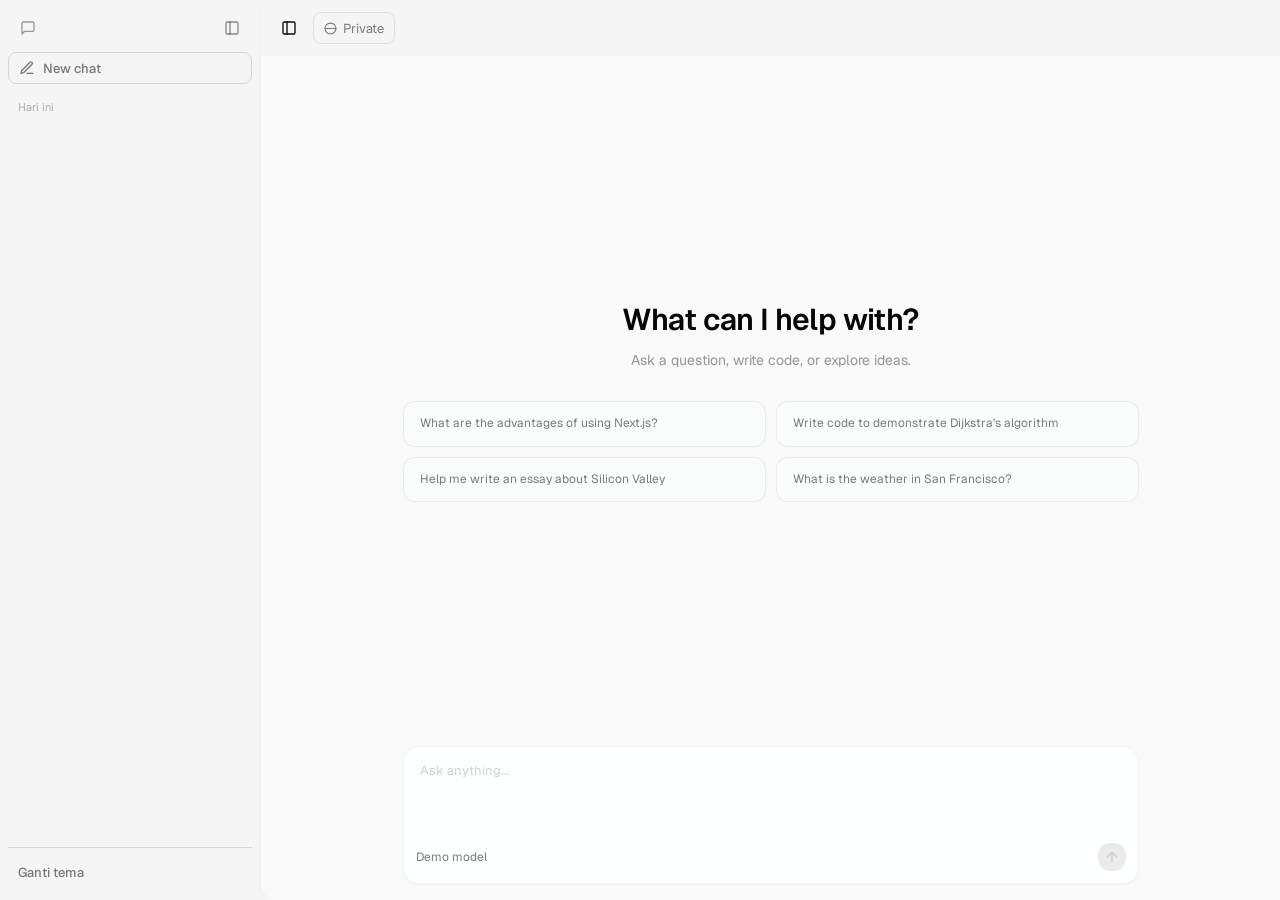
<file: index.html>
<!doctype html>
<html lang="id">
<head>
<meta charset="utf-8">
<meta name="viewport" content="width=device-width,initial-scale=1,maximum-scale=1">
<title>Chatbot</title>
<link rel="preconnect" href="https://fonts.googleapis.com">
<link href="https://fonts.googleapis.com/css2?family=Geist:wght@400;500;600&display=swap" rel="stylesheet">
<link rel="stylesheet" href="style.css">
</head>
<body>
<div class="app">
  <aside class="sidebar" id="sidebar">
    <div class="sb-head">
      <svg class="icon" viewBox="0 0 24 24" style="font-size:16px;opacity:.5;margin-left:8px"><path d="M21 15a2 2 0 0 1-2 2H7l-4 4V5a2 2 0 0 1 2-2h14a2 2 0 0 1 2 2z"/></svg>
      <button class="icon-btn" id="toggle" title="Tutup sidebar"><svg viewBox="0 0 24 24" style="font-size:16px"><rect x="3" y="3" width="18" height="18" rx="2"/><path d="M9 3v18"/></svg></button>
    </div>
    <button class="new-chat" id="newChat"><svg viewBox="0 0 24 24" style="font-size:16px"><path d="M12 20h9"/><path d="M16.5 3.5a2.1 2.1 0 0 1 3 3L7 19l-4 1 1-4z"/></svg>New chat</button>
    <div class="hist" id="hist"><div class="hist-label">Hari ini</div></div>
    <div class="sb-foot"><button class="new-chat" id="theme" style="border:0">Ganti tema</button></div>
  </aside>
  <div class="main">
    <header>
      <button class="icon-btn" id="toggle2" style="color:var(--foreground)"><svg viewBox="0 0 24 24" style="font-size:16px"><rect x="3" y="3" width="18" height="18" rx="2"/><path d="M9 3v18"/></svg></button>
      <button class="chip"><svg viewBox="0 0 24 24"><circle cx="12" cy="12" r="10"/><path d="M2 12h20"/></svg>Private</button>
    </header>
    <div class="chat" id="chat"><div class="chat-inner" id="inner"></div></div>
    <div class="composer-wrap">
      <div class="composer">
        <textarea id="input" placeholder="Ask anything..." rows="1"></textarea>
        <div class="c-foot">
          <span class="model">Demo model</span>
          <button class="send" id="send" disabled><svg viewBox="0 0 24 24" style="font-size:16px"><path d="M12 19V5M5 12l7-7 7 7"/></svg></button>
        </div>
      </div>
    </div>
  </div>
</div>
<script src="script.js"></script>
</body>
</html>
</file>
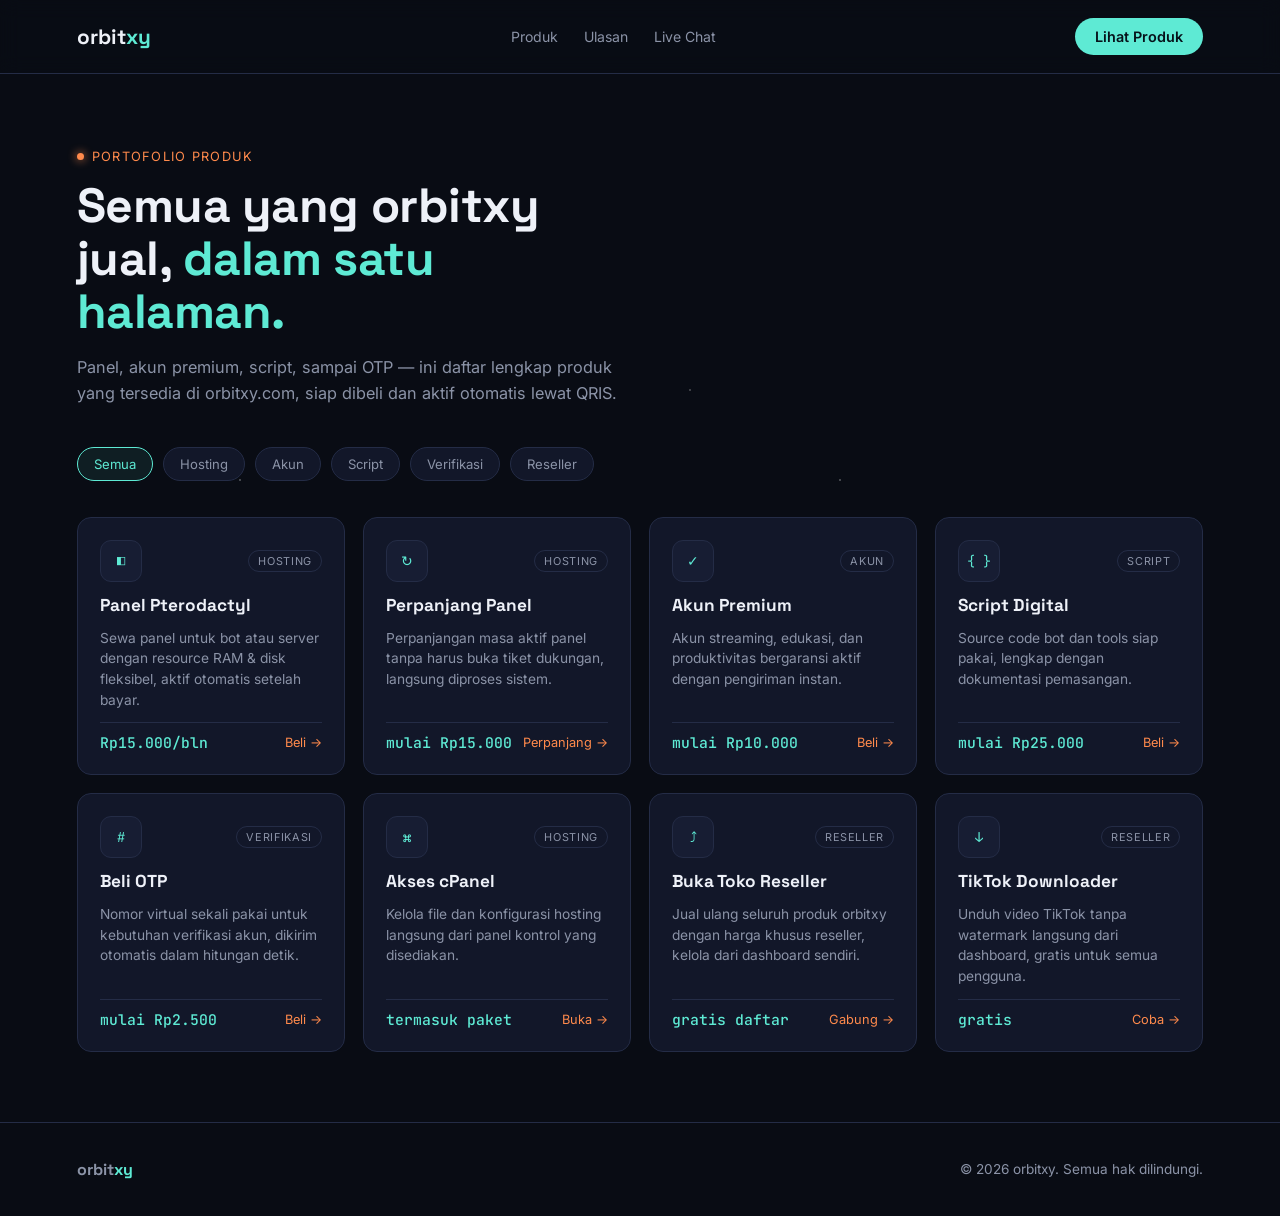
<file: Index.html>
<!DOCTYPE html>
<html lang="id">
<head>
<meta charset="UTF-8">
<meta name="viewport" content="width=device-width, initial-scale=1.0">
<title>orbitxy — Portofolio Produk</title>
<link rel="preconnect" href="https://fonts.googleapis.com">
<link href="https://fonts.googleapis.com/css2?family=Space+Grotesk:wght@400;500;600;700&family=Inter:wght@400;500;600&family=JetBrains+Mono:wght@400;500&display=swap" rel="stylesheet">
<style>
  :root{
    --bg-deep:#090c14; --bg-panel:#121729; --bg-panel-2:#171d33; --line:#242c46;
    --aqua:#5eead4; --amber:#ff8a4c; --text:#eef1f8; --muted:#8b93a7; --radius:14px;
  }
  *{margin:0;padding:0;box-sizing:border-box;}
  html{scroll-behavior:smooth;}
  body{background:var(--bg-deep);color:var(--text);font-family:'Inter',sans-serif;overflow-x:hidden;}
  a{color:inherit;text-decoration:none;}
  .mono{font-family:'JetBrains Mono',monospace;}
  :focus-visible{outline:2px solid var(--aqua);outline-offset:3px;}

  .stars{
    position:fixed;inset:0;z-index:0;pointer-events:none;
    background-image:
      radial-gradient(1px 1px at 20% 30%, rgba(255,255,255,.5) 50%, transparent 51%),
      radial-gradient(1px 1px at 70% 60%, rgba(255,255,255,.35) 50%, transparent 51%),
      radial-gradient(1.5px 1.5px at 40% 80%, rgba(255,255,255,.4) 50%, transparent 51%),
      radial-gradient(1px 1px at 90% 20%, rgba(255,255,255,.3) 50%, transparent 51%),
      radial-gradient(1px 1px at 55% 10%, rgba(255,255,255,.3) 50%, transparent 51%),
      radial-gradient(1.5px 1.5px at 15% 65%, rgba(255,255,255,.35) 50%, transparent 51%);
    background-repeat:repeat;background-size:600px 600px;opacity:.6;
  }

  header{
    position:sticky;top:0;z-index:20;display:flex;align-items:center;justify-content:space-between;
    padding:18px 6vw;background:rgba(9,12,20,.75);backdrop-filter:blur(10px);border-bottom:1px solid var(--line);
  }
  .logo{font-family:'Space Grotesk',sans-serif;font-weight:700;font-size:1.3rem;}
  .logo span{color:var(--aqua);}
  nav ul{list-style:none;display:flex;gap:26px;font-size:.88rem;color:var(--muted);}
  nav a:hover{color:var(--text);}
  .cta-btn{background:var(--aqua);color:#06121a;font-weight:600;padding:10px 20px;border-radius:999px;font-size:.9rem;transition:transform .15s ease, box-shadow .15s ease;}
  .cta-btn:hover{transform:translateY(-1px);box-shadow:0 0 24px rgba(94,234,212,.35);}

  .badge{display:inline-flex;align-items:center;gap:8px;color:var(--amber);font-size:.8rem;letter-spacing:.1em;text-transform:uppercase;margin-bottom:16px;}
  .badge::before{content:'';width:7px;height:7px;border-radius:50%;background:var(--amber);box-shadow:0 0 10px var(--amber);}

  .hero{position:relative;z-index:1;padding:70px 6vw 40px;max-width:720px;}
  .hero h1{font-family:'Space Grotesk',sans-serif;font-weight:700;font-size:clamp(2rem,4vw,3rem);line-height:1.1;letter-spacing:-.01em;}
  .hero h1 .accent{color:var(--aqua);}
  .hero p{color:var(--muted);font-size:1.02rem;margin-top:16px;line-height:1.6;}

  .filter-row{display:flex;gap:10px;flex-wrap:wrap;padding:0 6vw 36px;position:relative;z-index:1;}
  .filter-chip{
    border:1px solid var(--line);padding:8px 16px;border-radius:999px;font-size:.82rem;color:var(--muted);
    cursor:pointer;transition:all .15s ease;background:var(--bg-panel);
  }
  .filter-chip:hover{border-color:var(--aqua);color:var(--text);}
  .filter-chip.on{border-color:var(--aqua);color:var(--aqua);background:rgba(94,234,212,.08);}

  section{position:relative;z-index:1;padding:0 6vw 70px;}
  .prod-grid{display:grid;grid-template-columns:repeat(auto-fit,minmax(260px,1fr));gap:18px;}
  .prod-card{
    background:var(--bg-panel);border:1px solid var(--line);border-radius:var(--radius);
    padding:22px;display:flex;flex-direction:column;gap:12px;
    transition:border-color .2s ease, transform .2s ease;
  }
  .prod-card:hover{border-color:var(--aqua);transform:translateY(-3px);}
  .prod-top{display:flex;align-items:center;justify-content:space-between;}
  .prod-icon{
    width:42px;height:42px;border-radius:11px;display:flex;align-items:center;justify-content:center;
    background:var(--bg-panel-2);border:1px solid var(--line);font-family:'JetBrains Mono',monospace;
    color:var(--aqua);font-size:.85rem;flex-shrink:0;
  }
  .tag{font-size:.68rem;letter-spacing:.06em;text-transform:uppercase;color:var(--muted);border:1px solid var(--line);padding:3px 9px;border-radius:999px;}
  .prod-card h3{font-family:'Space Grotesk',sans-serif;font-size:1.08rem;}
  .prod-card p{color:var(--muted);font-size:.86rem;line-height:1.5;flex:1;}
  .prod-foot{display:flex;align-items:center;justify-content:space-between;padding-top:10px;border-top:1px solid var(--line);}
  .price{font-family:'JetBrains Mono',monospace;color:var(--aqua);font-weight:500;font-size:.92rem;}
  .buy{font-size:.8rem;color:var(--amber);}

  footer{border-top:1px solid var(--line);padding:36px 6vw;display:flex;justify-content:space-between;align-items:center;flex-wrap:wrap;gap:16px;color:var(--muted);font-size:.85rem;position:relative;z-index:1;}

  @media (max-width:700px){ nav ul{display:none;} }
</style>
</head>
<body>
<div class="stars"></div>

<header>
  <div class="logo">orbit<span>xy</span></div>
  <nav>
    <ul>
      <li><a href="#produk">Produk</a></li>
      <li><a href="#">Ulasan</a></li>
      <li><a href="#">Live Chat</a></li>
    </ul>
  </nav>
  <a href="#produk" class="cta-btn">Lihat Produk</a>
</header>

<div class="hero">
  <div class="badge">Portofolio produk</div>
  <h1>Semua yang orbitxy jual, <span class="accent">dalam satu halaman.</span></h1>
  <p>Panel, akun premium, script, sampai OTP — ini daftar lengkap produk yang tersedia di orbitxy.com, siap dibeli dan aktif otomatis lewat QRIS.</p>
</div>

<div class="filter-row" role="group" aria-label="Filter kategori produk">
  <span class="filter-chip on">Semua</span>
  <span class="filter-chip">Hosting</span>
  <span class="filter-chip">Akun</span>
  <span class="filter-chip">Script</span>
  <span class="filter-chip">Verifikasi</span>
  <span class="filter-chip">Reseller</span>
</div>

<section id="produk">
  <div class="prod-grid">
    <div class="prod-card">
      <div class="prod-top"><div class="prod-icon">◧</div><span class="tag">Hosting</span></div>
      <h3>Panel Pterodactyl</h3>
      <p>Sewa panel untuk bot atau server dengan resource RAM &amp; disk fleksibel, aktif otomatis setelah bayar.</p>
      <div class="prod-foot"><span class="price">Rp15.000/bln</span><span class="buy">Beli →</span></div>
    </div>
    <div class="prod-card">
      <div class="prod-top"><div class="prod-icon">↻</div><span class="tag">Hosting</span></div>
      <h3>Perpanjang Panel</h3>
      <p>Perpanjangan masa aktif panel tanpa harus buka tiket dukungan, langsung diproses sistem.</p>
      <div class="prod-foot"><span class="price">mulai Rp15.000</span><span class="buy">Perpanjang →</span></div>
    </div>
    <div class="prod-card">
      <div class="prod-top"><div class="prod-icon">✓</div><span class="tag">Akun</span></div>
      <h3>Akun Premium</h3>
      <p>Akun streaming, edukasi, dan produktivitas bergaransi aktif dengan pengiriman instan.</p>
      <div class="prod-foot"><span class="price">mulai Rp10.000</span><span class="buy">Beli →</span></div>
    </div>
    <div class="prod-card">
      <div class="prod-top"><div class="prod-icon">{ }</div><span class="tag">Script</span></div>
      <h3>Script Digital</h3>
      <p>Source code bot dan tools siap pakai, lengkap dengan dokumentasi pemasangan.</p>
      <div class="prod-foot"><span class="price">mulai Rp25.000</span><span class="buy">Beli →</span></div>
    </div>
    <div class="prod-card">
      <div class="prod-top"><div class="prod-icon">#</div><span class="tag">Verifikasi</span></div>
      <h3>Beli OTP</h3>
      <p>Nomor virtual sekali pakai untuk kebutuhan verifikasi akun, dikirim otomatis dalam hitungan detik.</p>
      <div class="prod-foot"><span class="price">mulai Rp2.500</span><span class="buy">Beli →</span></div>
    </div>
    <div class="prod-card">
      <div class="prod-top"><div class="prod-icon">⌘</div><span class="tag">Hosting</span></div>
      <h3>Akses cPanel</h3>
      <p>Kelola file dan konfigurasi hosting langsung dari panel kontrol yang disediakan.</p>
      <div class="prod-foot"><span class="price">termasuk paket</span><span class="buy">Buka →</span></div>
    </div>
    <div class="prod-card">
      <div class="prod-top"><div class="prod-icon">⤴</div><span class="tag">Reseller</span></div>
      <h3>Buka Toko Reseller</h3>
      <p>Jual ulang seluruh produk orbitxy dengan harga khusus reseller, kelola dari dashboard sendiri.</p>
      <div class="prod-foot"><span class="price">gratis daftar</span><span class="buy">Gabung →</span></div>
    </div>
    <div class="prod-card">
      <div class="prod-top"><div class="prod-icon">↓</div><span class="tag">Reseller</span></div>
      <h3>TikTok Downloader</h3>
      <p>Unduh video TikTok tanpa watermark langsung dari dashboard, gratis untuk semua pengguna.</p>
      <div class="prod-foot"><span class="price">gratis</span><span class="buy">Coba →</span></div>
    </div>
  </div>
</section>

<footer>
  <div class="logo" style="font-size:1rem;">orbit<span>xy</span></div>
  <div>&copy; 2026 orbitxy. Semua hak dilindungi.</div>
</footer>

</body>
</html>
</file>
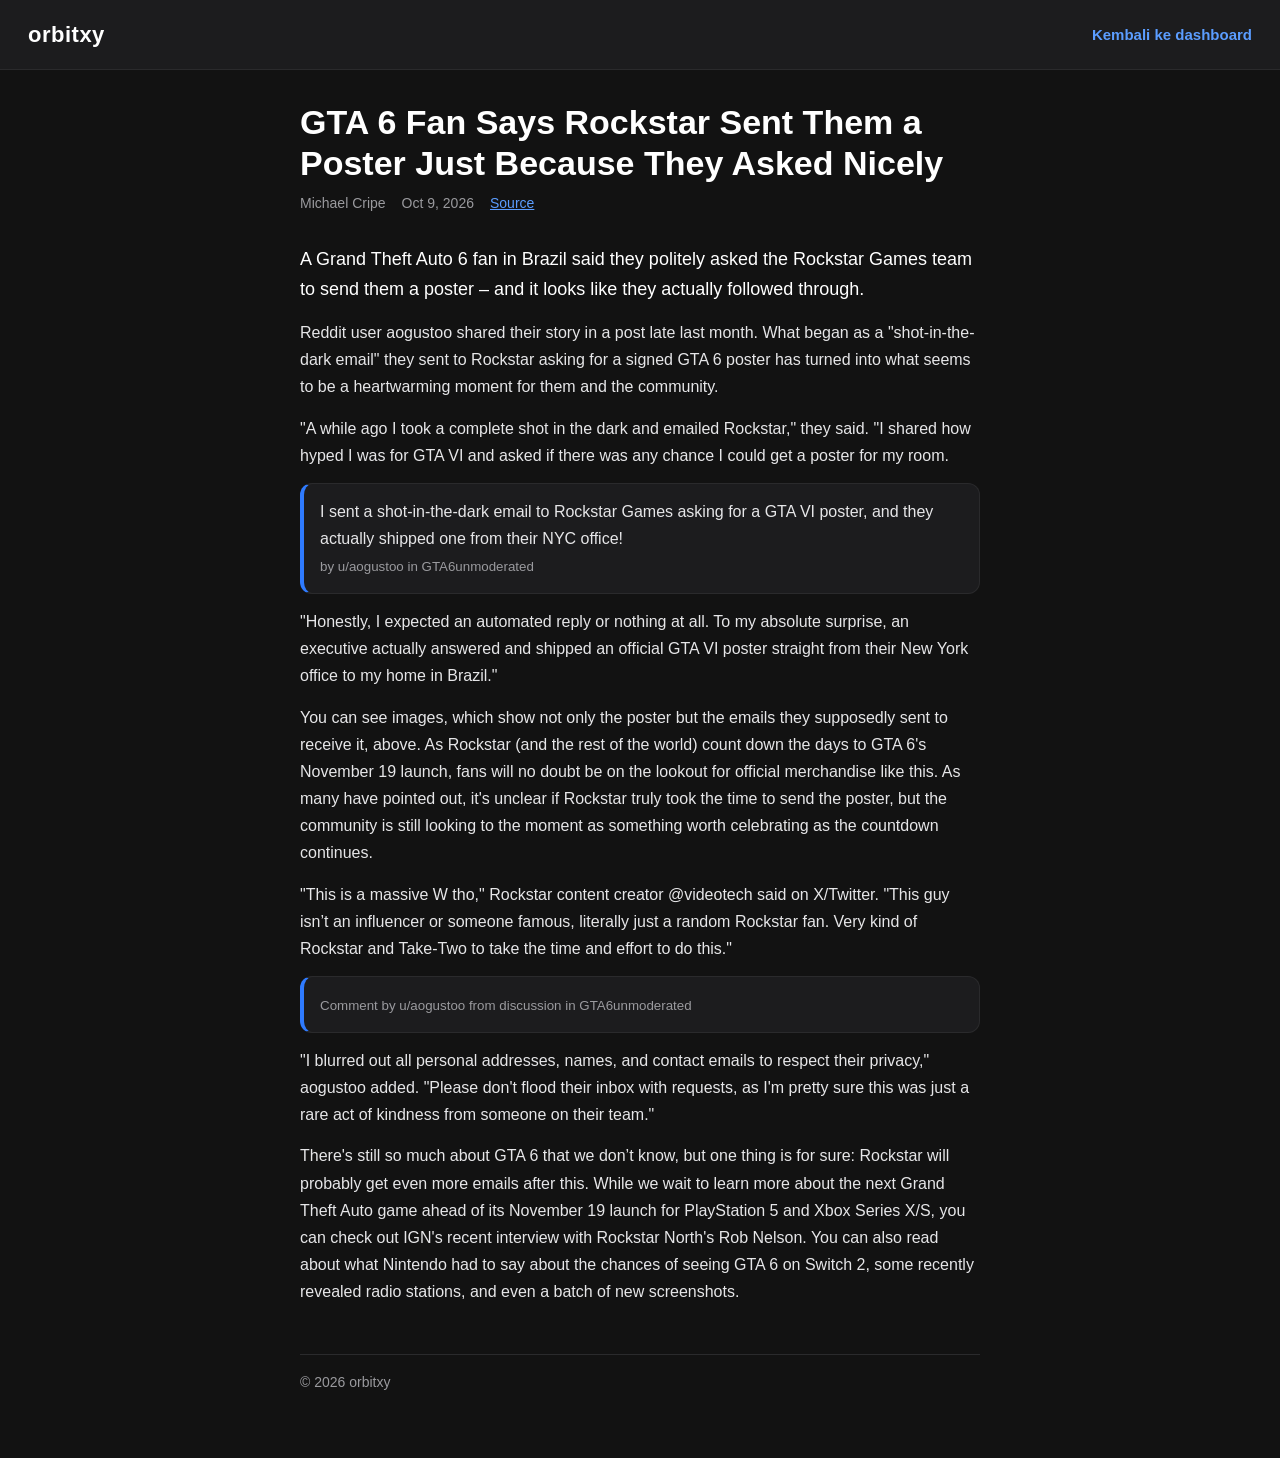
<file: GTASAN/index.html>
<!DOCTYPE html>
<html lang="id">
<head>
<meta charset="UTF-8">
<meta name="viewport" content="width=device-width, initial-scale=1.0, viewport-fit=cover">
<title>GTA 6 Fan Says Rockstar Sent Them a Poster Just Because They Asked Nicely - orbitxy</title>
<style>
  :root {
    --bg: #121212;
    --surface: #1c1c1e;
    --border: #2a2a2c;
    --text: #e6e6e8;
    --heading: #ffffff;
    --muted: #9a9a9e;
    --link: #5b9dff;
    --accent: #2f7bff;
    box-sizing: border-box;
    padding-top: env(safe-area-inset-top, 0px);
    padding-bottom: env(safe-area-inset-bottom, 0px);
  }
  body.light {
    --bg: #f4f5f7;
    --surface: #ffffff;
    --border: #e3e5ea;
    --text: #2b2d33;
    --heading: #15161a;
    --muted: #6b6f78;
    --link: #1a73e8;
    --accent: #1a73e8;
  }
  * { box-sizing: border-box; }
  html { background: var(--bg); scroll-padding-top: env(safe-area-inset-top, 0px); }
  body {
    margin: 0;
    background: var(--bg);
    color: var(--text);
    font-family: 'Segoe UI', Arial, sans-serif;
    font-size: 16px;
    line-height: 1.7;
    -webkit-text-size-adjust: 100%;
  }
  .topbar {
    display: flex;
    align-items: center;
    justify-content: space-between;
    padding: 16px clamp(16px, 4vw, 28px);
    background: var(--surface);
    border-bottom: 1px solid var(--border);
  }
  .topbar img { height: 28px; width: auto; display: block; pointer-events: none; user-select: none; -webkit-user-select: none; -webkit-touch-callout: none; -webkit-user-drag: none; }
  .logo-text { color: var(--heading); font-weight: 700; font-size: 22px; letter-spacing: .5px; }
  .topbar a.back {
    color: var(--link);
    text-decoration: none;
    font-weight: 600;
    font-size: 15px;
  }
  main {
    max-width: 720px;
    margin: 0 auto;
    padding: 32px 20px 64px;
  }
  h1 {
    color: var(--heading);
    font-size: clamp(26px, 6vw, 34px);
    line-height: 1.2;
    margin: 0 0 8px;
  }
  .meta { color: var(--muted); font-size: 14px; margin: 0 0 28px; display: flex; flex-wrap: wrap; gap: 8px 16px; }
  p { margin: 0 0 14px; }
  .lede { font-size: 18px; color: var(--heading); }
  a { color: var(--link); }
  .note {
    background: var(--surface);
    border: 1px solid var(--border);
    border-left: 4px solid var(--accent);
    border-radius: 12px;
    padding: 14px 16px;
    margin: 0 0 14px;
  }
  .note small { color: var(--muted); display: block; margin-top: 4px; }
  footer {
    margin-top: 48px;
    padding-top: 16px;
    border-top: 1px solid var(--border);
    color: var(--muted);
    font-size: 14px;
  }
  a:focus-visible { outline: 2px solid var(--accent); outline-offset: 2px; }
</style>
</head>
<body>
  <div class="topbar">
    <img id="logo" src="https://orbitxy.com/judulorbitxy.png" alt="orbitxy" draggable="false" oncontextmenu="return false;">
    <a class="back" href="https://orbitxy.com/">Kembali ke dashboard</a>
  </div>

  <main>
    <h1>GTA 6 Fan Says Rockstar Sent Them a Poster Just Because They Asked Nicely</h1>
    <div class="meta">
      <span>Michael Cripe</span>
      <span>Oct 9, 2026</span>
      <a href="https://www.ign.com/articles/gta-6-fan-says-rockstar-sent-them-a-poster-just-because-they-asked-nicely" target="_blank" rel="noopener">Source</a>
    </div>

    <p class="lede">A Grand Theft Auto 6 fan in Brazil said they politely asked the Rockstar Games team to send them a poster – and it looks like they actually followed through.</p>
    <p>Reddit user aogustoo shared their story in a post late last month. What began as a "shot-in-the-dark email" they sent to Rockstar asking for a signed GTA 6 poster has turned into what seems to be a heartwarming moment for them and the community.</p>
    <p>"A while ago I took a complete shot in the dark and emailed Rockstar," they said. "I shared how hyped I was for GTA VI and asked if there was any chance I could get a poster for my room.</p>
    <div class="note">I sent a shot-in-the-dark email to Rockstar Games asking for a GTA VI poster, and they actually shipped one from their NYC office!<small>by u/aogustoo in GTA6unmoderated</small></div>
    <p>"Honestly, I expected an automated reply or nothing at all. To my absolute surprise, an executive actually answered and shipped an official GTA VI poster straight from their New York office to my home in Brazil."</p>
    <p>You can see images, which show not only the poster but the emails they supposedly sent to receive it, above. As Rockstar (and the rest of the world) count down the days to GTA 6's November 19 launch, fans will no doubt be on the lookout for official merchandise like this. As many have pointed out, it's unclear if Rockstar truly took the time to send the poster, but the community is still looking to the moment as something worth celebrating as the countdown continues.</p>
    <p>"This is a massive W tho," Rockstar content creator @videotech said on X/Twitter. "This guy isn’t an influencer or someone famous, literally just a random Rockstar fan. Very kind of Rockstar and Take-Two to take the time and effort to do this."</p>
    <div class="note"><small>Comment by u/aogustoo from discussion in GTA6unmoderated</small></div>
    <p>"I blurred out all personal addresses, names, and contact emails to respect their privacy," aogustoo added. "Please don't flood their inbox with requests, as I'm pretty sure this was just a rare act of kindness from someone on their team."</p>
    <p>There's still so much about GTA 6 that we don’t know, but one thing is for sure: Rockstar will probably get even more emails after this. While we wait to learn more about the next Grand Theft Auto game ahead of its November 19 launch for PlayStation 5 and Xbox Series X/S, you can check out IGN's recent interview with Rockstar North's Rob Nelson. You can also read about what Nintendo had to say about the chances of seeing GTA 6 on Switch 2, some recently revealed radio stations, and even a batch of new screenshots.</p>

    <footer>&copy; 2026 orbitxy</footer>
  </main>

  <script>
    try {
      if (localStorage.getItem('orbitxy_theme') === 'light') {
        document.body.classList.add('light');
      }
    } catch (e) {}
    // Jika logo gagal dimuat, tampilkan teks "orbitxy"
    var logo = document.getElementById('logo');
    logo.addEventListener('error', function () {
      var t = document.createElement('span');
      t.className = 'logo-text';
      t.textContent = 'orbitxy';
      logo.replaceWith(t);
    });
  </script>
</body>
</html>
</file>
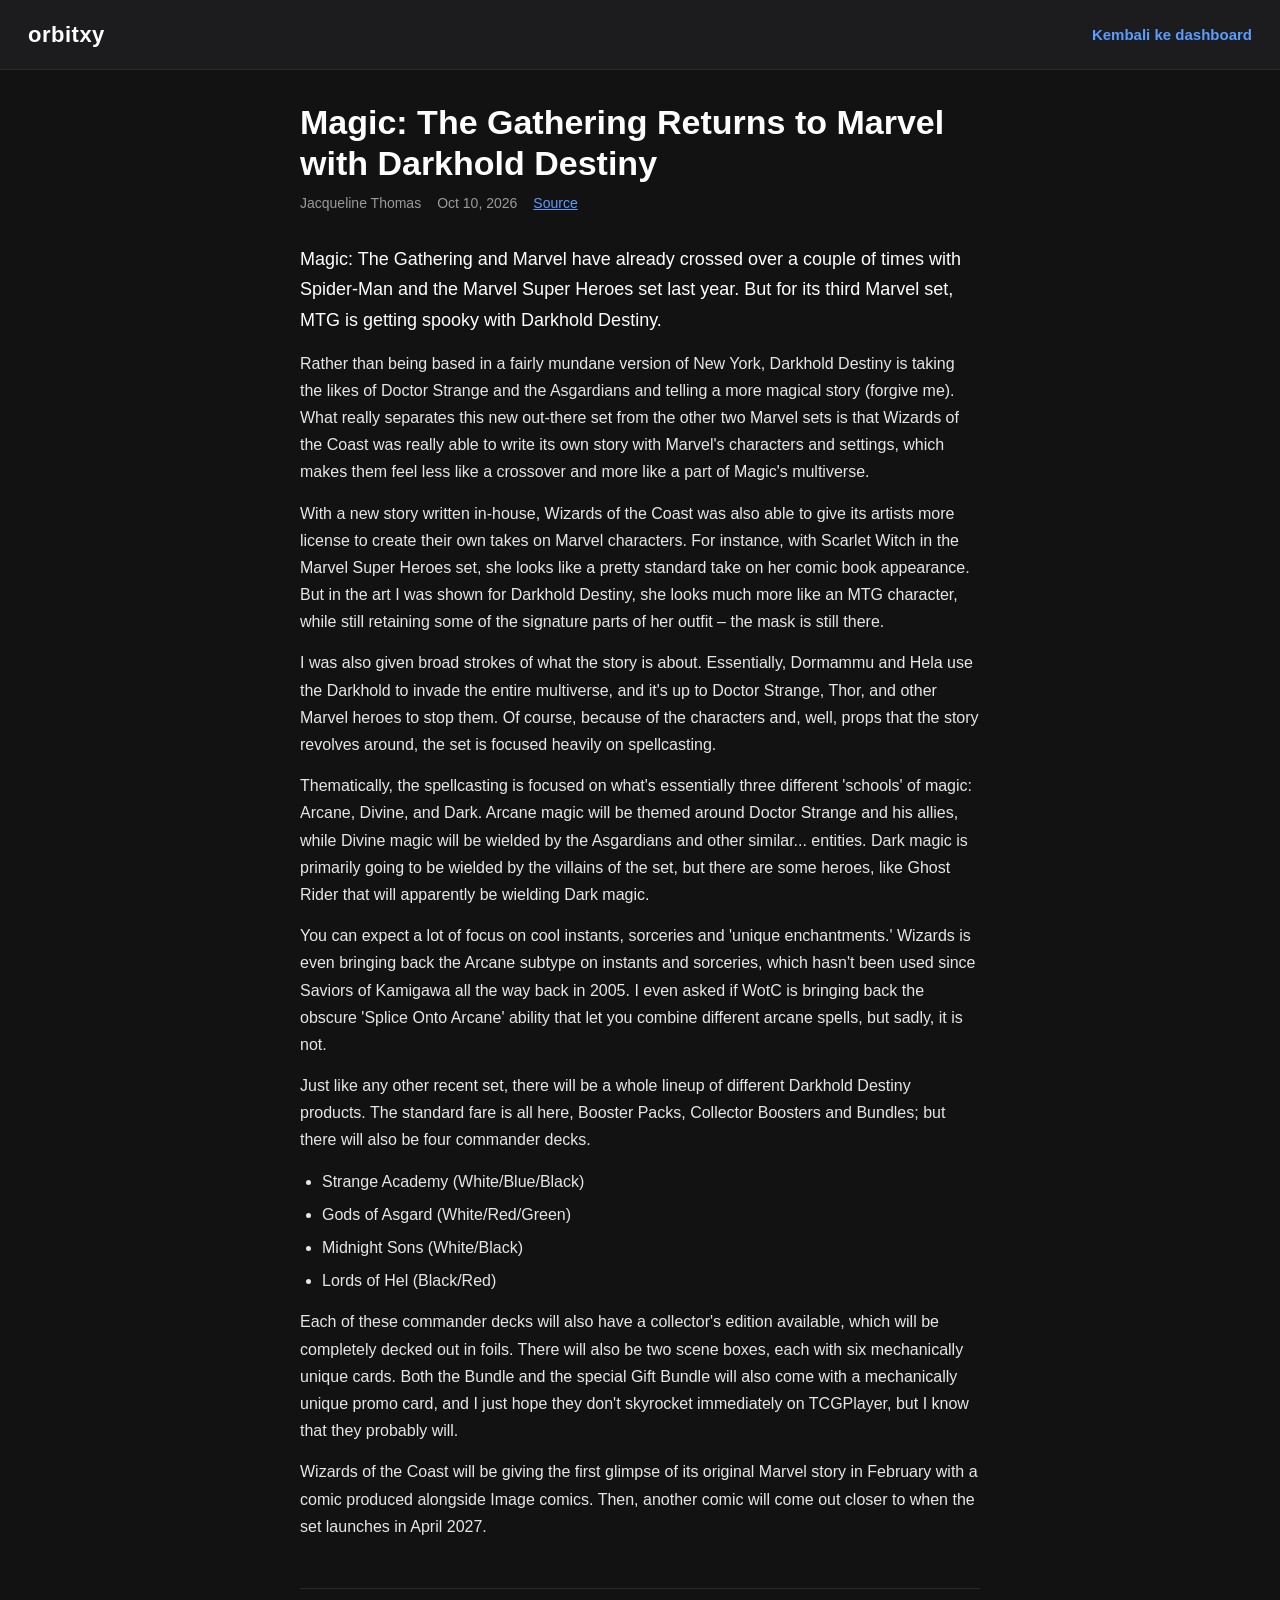
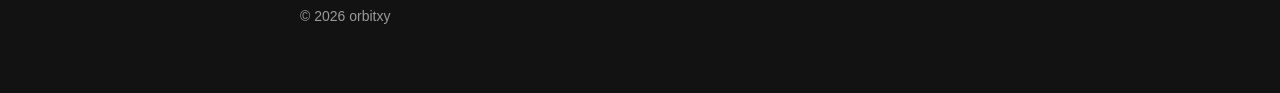
<file: magic/index.html>
<!DOCTYPE html>
<html lang="id">
<head>
<meta charset="UTF-8">
<meta name="viewport" content="width=device-width, initial-scale=1.0, viewport-fit=cover">
<title>Magic: The Gathering Returns to Marvel with Darkhold Destiny - orbitxy</title>
<style>
  :root {
    --bg: #121212;
    --surface: #1c1c1e;
    --border: #2a2a2c;
    --text: #e6e6e8;
    --heading: #ffffff;
    --muted: #9a9a9e;
    --link: #5b9dff;
    --accent: #2f7bff;
    box-sizing: border-box;
    padding-top: env(safe-area-inset-top, 0px);
    padding-bottom: env(safe-area-inset-bottom, 0px);
  }
  body.light {
    --bg: #f4f5f7;
    --surface: #ffffff;
    --border: #e3e5ea;
    --text: #2b2d33;
    --heading: #15161a;
    --muted: #6b6f78;
    --link: #1a73e8;
    --accent: #1a73e8;
  }
  * { box-sizing: border-box; }
  html { background: var(--bg); scroll-padding-top: env(safe-area-inset-top, 0px); }
  body {
    margin: 0;
    background: var(--bg);
    color: var(--text);
    font-family: 'Segoe UI', Arial, sans-serif;
    font-size: 16px;
    line-height: 1.7;
    -webkit-text-size-adjust: 100%;
  }
  .topbar {
    display: flex;
    align-items: center;
    justify-content: space-between;
    padding: 16px clamp(16px, 4vw, 28px);
    background: var(--surface);
    border-bottom: 1px solid var(--border);
  }
  .topbar img { height: 28px; width: auto; display: block; pointer-events: none; user-select: none; -webkit-user-select: none; -webkit-touch-callout: none; -webkit-user-drag: none; }
  .logo-text { color: var(--heading); font-weight: 700; font-size: 22px; letter-spacing: .5px; }
  .topbar a.back {
    color: var(--link);
    text-decoration: none;
    font-weight: 600;
    font-size: 15px;
  }
  main {
    max-width: 720px;
    margin: 0 auto;
    padding: 32px 20px 64px;
  }
  h1 {
    color: var(--heading);
    font-size: clamp(26px, 6vw, 34px);
    line-height: 1.2;
    margin: 0 0 8px;
  }
  .meta { color: var(--muted); font-size: 14px; margin: 0 0 28px; display: flex; flex-wrap: wrap; gap: 8px 16px; }
  p { margin: 0 0 14px; }
  ul { padding-left: 22px; margin: 0 0 14px; }
  li { margin: 0 0 6px; }
  .lede { font-size: 18px; color: var(--heading); }
  a { color: var(--link); }
  .note {
    background: var(--surface);
    border: 1px solid var(--border);
    border-left: 4px solid var(--accent);
    border-radius: 12px;
    padding: 14px 16px;
    margin: 0 0 14px;
  }
  .note small { color: var(--muted); display: block; margin-top: 4px; }
  footer {
    margin-top: 48px;
    padding-top: 16px;
    border-top: 1px solid var(--border);
    color: var(--muted);
    font-size: 14px;
  }
  a:focus-visible { outline: 2px solid var(--accent); outline-offset: 2px; }
</style>
</head>
<body>
  <div class="topbar">
    <img id="logo" src="https://orbitxy.com/judulorbitxy.png" alt="orbitxy" draggable="false" oncontextmenu="return false;">
    <a class="back" href="https://orbitxy.com/">Kembali ke dashboard</a>
  </div>

  <main>
    <h1>Magic: The Gathering Returns to Marvel with Darkhold Destiny</h1>
    <div class="meta">
      <span>Jacqueline Thomas</span>
      <span>Oct 10, 2026</span>
      <a href="https://www.ign.com/articles/magic-the-gathering-returns-to-marvel-with-darkhold-destiny" target="_blank" rel="noopener">Source</a>
    </div>

    <p class="lede">Magic: The Gathering and Marvel have already crossed over a couple of times with Spider-Man and the Marvel Super Heroes set last year. But for its third Marvel set, MTG is getting spooky with Darkhold Destiny.</p>
    <p>Rather than being based in a fairly mundane version of New York, Darkhold Destiny is taking the likes of Doctor Strange and the Asgardians and telling a more magical story (forgive me). What really separates this new out-there set from the other two Marvel sets is that Wizards of the Coast was really able to write its own story with Marvel's characters and settings, which makes them feel less like a crossover and more like a part of Magic's multiverse.</p>
    <p>With a new story written in-house, Wizards of the Coast was also able to give its artists more license to create their own takes on Marvel characters. For instance, with Scarlet Witch in the Marvel Super Heroes set, she looks like a pretty standard take on her comic book appearance. But in the art I was shown for Darkhold Destiny, she looks much more like an MTG character, while still retaining some of the signature parts of her outfit – the mask is still there.</p>
    <p>I was also given broad strokes of what the story is about. Essentially, Dormammu and Hela use the Darkhold to invade the entire multiverse, and it's up to Doctor Strange, Thor, and other Marvel heroes to stop them. Of course, because of the characters and, well, props that the story revolves around, the set is focused heavily on spellcasting.</p>
    <p>Thematically, the spellcasting is focused on what's essentially three different 'schools' of magic: Arcane, Divine, and Dark. Arcane magic will be themed around Doctor Strange and his allies, while Divine magic will be wielded by the Asgardians and other similar... entities. Dark magic is primarily going to be wielded by the villains of the set, but there are some heroes, like Ghost Rider that will apparently be wielding Dark magic.</p>
    <p>You can expect a lot of focus on cool instants, sorceries and 'unique enchantments.' Wizards is even bringing back the Arcane subtype on instants and sorceries, which hasn't been used since Saviors of Kamigawa all the way back in 2005. I even asked if WotC is bringing back the obscure 'Splice Onto Arcane' ability that let you combine different arcane spells, but sadly, it is not.</p>
    <p>Just like any other recent set, there will be a whole lineup of different Darkhold Destiny products. The standard fare is all here, Booster Packs, Collector Boosters and Bundles; but there will also be four commander decks.</p>
    <ul>
      <li>Strange Academy (White/Blue/Black)</li>
      <li>Gods of Asgard (White/Red/Green)</li>
      <li>Midnight Sons (White/Black)</li>
      <li>Lords of Hel (Black/Red)</li>
    </ul>
    <p>Each of these commander decks will also have a collector's edition available, which will be completely decked out in foils. There will also be two scene boxes, each with six mechanically unique cards. Both the Bundle and the special Gift Bundle will also come with a mechanically unique promo card, and I just hope they don't skyrocket immediately on TCGPlayer, but I know that they probably will.</p>
    <p>Wizards of the Coast will be giving the first glimpse of its original Marvel story in February with a comic produced alongside Image comics. Then, another comic will come out closer to when the set launches in April 2027.</p>

    <footer>&copy; 2026 orbitxy</footer>
  </main>

  <script>
    try {
      if (localStorage.getItem('orbitxy_theme') === 'light') {
        document.body.classList.add('light');
      }
    } catch (e) {}
    // Jika logo gagal dimuat, tampilkan teks "orbitxy"
    var logo = document.getElementById('logo');
    logo.addEventListener('error', function () {
      var t = document.createElement('span');
      t.className = 'logo-text';
      t.textContent = 'orbitxy';
      logo.replaceWith(t);
    });
  </script>
</body>
</html>
</file>
<file: style.css>
:root {
  --radius: 0.625rem;
  --background: oklch(0.985 0 0);
  --foreground: oklch(0.12 0 0);
  --card: oklch(1 0 0);
  --card-foreground: oklch(0.12 0 0);
  --popover: oklch(1 0 0);
  --popover-foreground: oklch(0.12 0 0);
  --primary: oklch(0.12 0 0);
  --primary-foreground: oklch(0.985 0 0);
  --secondary: oklch(0.965 0 0);
  --secondary-foreground: oklch(0.38 0 0);
  --muted: oklch(0.94 0 0);
  --muted-foreground: oklch(0.58 0 0);
  --accent: oklch(0.965 0 0);
  --accent-foreground: oklch(0.12 0 0);
  --destructive: oklch(0.55 0.15 25);
  --border: oklch(0.9 0 0);
  --input: oklch(0.9 0 0);
  --ring: oklch(0.5 0 0);
  --sidebar: oklch(0.97 0 0);
  --sidebar-foreground: oklch(0.38 0 0);
  --sidebar-primary: oklch(0.12 0 0);
  --sidebar-primary-foreground: oklch(0.985 0 0);
  --sidebar-accent: oklch(0.12 0 0 / 0.06);
  --sidebar-accent-foreground: oklch(0.12 0 0);
  --sidebar-border: oklch(0.88 0 0);
  --sidebar-ring: oklch(0.5 0 0);

  --shadow-card: 0 1px 3px oklch(0 0 0 / 0.05), 0 1px 1px oklch(0 0 0 / 0.03);
  --shadow-float:
    0 8px 24px -6px oklch(0 0 0 / 0.1), 0 2px 8px -2px oklch(0 0 0 / 0.04);
  --shadow-composer: 0 1px 2px oklch(0 0 0 / 0.04);
  --shadow-composer-focus:
    0 0 0 1px oklch(0 0 0 / 0.06), 0 2px 8px -2px oklch(0 0 0 / 0.06);
  --shadow-inset: inset 0 1px 1px oklch(0 0 0 / 0.03);
  --shadow-glow: 0 0 20px oklch(0 0 0 / 0.08);

  --ease-spring: cubic-bezier(0.22, 1, 0.36, 1);
  --ease-bounce: cubic-bezier(0.34, 1.56, 0.64, 1);
  --ease-smooth: cubic-bezier(0.4, 0, 0.2, 1);
}

.dark {
  --background: oklch(0.195 0 0);
  --foreground: oklch(0.94 0 0);
  --card: oklch(0.225 0 0);
  --card-foreground: oklch(0.94 0 0);
  --popover: oklch(0.225 0 0);
  --popover-foreground: oklch(0.94 0 0);
  --primary: oklch(0.94 0 0);
  --primary-foreground: oklch(0.195 0 0);
  --secondary: oklch(0.26 0 0);
  --secondary-foreground: oklch(0.75 0 0);
  --muted: oklch(0.165 0 0);
  --muted-foreground: oklch(0.6 0 0);
  --accent: oklch(0.26 0 0);
  --accent-foreground: oklch(0.94 0 0);
  --destructive: oklch(0.7 0.15 25);
  --border: oklch(0.27 0 0);
  --input: oklch(0.27 0 0);
  --ring: oklch(0.45 0 0);
  --sidebar: oklch(0.175 0 0);
  --sidebar-foreground: oklch(0.78 0 0);
  --sidebar-primary: oklch(0.94 0 0);
  --sidebar-primary-foreground: oklch(0.195 0 0);
  --sidebar-accent: oklch(0.94 0 0 / 0.06);
  --sidebar-accent-foreground: oklch(0.94 0 0);
  --sidebar-border: oklch(0.25 0 0);
  --sidebar-ring: oklch(0.45 0 0);

  --shadow-card:
    inset 0 1px 0 oklch(1 0 0 / 0.04), 0 1px 2px oklch(0 0 0 / 0.2),
    0 0.5px 1px oklch(0 0 0 / 0.15);
  --shadow-float:
    0 0 0 1px oklch(1 0 0 / 0.06), 0 16px 48px -6px oklch(0 0 0 / 0.35),
    0 6px 12px -2px oklch(0 0 0 / 0.2);
  --shadow-composer:
    0 1px 3px oklch(0 0 0 / 0.2), inset 0 1px 0 oklch(1 0 0 / 0.03);
  --shadow-composer-focus:
    0 0 0 1px oklch(1 0 0 / 0.1), 0 4px 16px -4px oklch(0 0 0 / 0.3),
    inset 0 1px 0 oklch(1 0 0 / 0.04);
}

/* ===== Animasi (dari globals.css asli) ===== */
@keyframes fade-up { from{opacity:0;transform:translateY(6px)} to{opacity:1;transform:translateY(0)} }
@keyframes fade-in { from{opacity:0} to{opacity:1} }
@keyframes shimmer { 0%{background-position:-200% 0} 100%{background-position:200% 0} }
@keyframes dot-pulse { 0%,60%,100%{opacity:.3;transform:translateY(0)} 30%{opacity:1;transform:translateY(-3px)} }
@keyframes message-in { from{opacity:0;transform:translateY(8px)} to{opacity:1;transform:translateY(0)} }
@keyframes thinking-dot { 0%,60%,100%{opacity:.3;transform:translateY(0)} 30%{opacity:1;transform:translateY(-3px)} }
@keyframes glow-pulse {
  0%,100%{box-shadow:0 0 0 0 oklch(0.55 0.12 250 / 0%)}
  50%{box-shadow:0 0 0 3px oklch(0.55 0.12 250 / 8%)}
}
@keyframes subtle-lift {
  from{transform:translateY(0);box-shadow:var(--shadow-card)}
  to{transform:translateY(-1px);box-shadow:var(--shadow-float)}
}

/* ===== Base ===== */
*{box-sizing:border-box;margin:0;border-color:var(--border)}
html,body{height:100%}
body{font-family:Geist,ui-sans-serif,system-ui,-apple-system,"Segoe UI",sans-serif;background:var(--sidebar);color:var(--foreground);-webkit-font-smoothing:antialiased;font-feature-settings:"ss01","ss02","cv01";overflow:hidden}
button{font:inherit;color:inherit;background:none;border:0;cursor:pointer}
textarea{font:inherit;color:inherit;background:none;border:0;outline:none;resize:none}
svg{width:1em;height:1em;stroke:currentColor;fill:none;stroke-width:2;stroke-linecap:round;stroke-linejoin:round;flex:none}
.app{display:flex;height:100dvh}

/* ===== Sidebar ===== */
.sidebar{width:260px;background:var(--sidebar);color:var(--sidebar-foreground);display:flex;flex-direction:column;padding:12px 8px;transition:margin .3s var(--ease-spring);flex:none}
.sidebar.closed{margin-left:-260px}
.sb-head{display:flex;justify-content:space-between;align-items:center;padding:0 4px 8px}
.icon-btn{width:32px;height:32px;display:grid;place-items:center;border-radius:8px;color:color-mix(in oklab,var(--sidebar-foreground) 60%,transparent);transition:.15s}
.icon-btn:hover{background:var(--sidebar-accent);color:var(--sidebar-foreground)}
.new-chat{display:flex;align-items:center;gap:8px;height:32px;padding:0 10px;border:1px solid var(--sidebar-border);border-radius:8px;font-size:13px;font-weight:500;color:color-mix(in oklab,var(--sidebar-foreground) 70%,transparent);transition:.15s;width:100%}
.new-chat:hover{background:var(--sidebar-accent)}
.hist{flex:1;overflow:auto;margin-top:12px}
.hist-label{font-size:11px;padding:4px 10px;color:color-mix(in oklab,var(--sidebar-foreground) 40%,transparent)}
.hist-item{display:block;width:100%;text-align:left;padding:7px 10px;border-radius:8px;font-size:13px;white-space:nowrap;overflow:hidden;text-overflow:ellipsis;transition:.15s;animation:fade-up .25s var(--ease-spring) both}
.hist-item:hover,.hist-item.active{background:var(--sidebar-accent);color:var(--sidebar-accent-foreground)}
.sb-foot{border-top:1px solid var(--sidebar-border);padding-top:8px}

/* ===== Main ===== */
.main{flex:1;min-width:0;display:flex;flex-direction:column;background:var(--background);border-radius:16px 0 0 16px;border-left:1px solid color-mix(in oklab,var(--border) 40%,transparent);transition:.3s var(--ease-spring)}
.sidebar.closed + .main{border-radius:0}
header{height:56px;display:flex;align-items:center;gap:8px;padding:0 12px;background:var(--sidebar)}
.chip{display:flex;align-items:center;gap:6px;height:32px;padding:0 10px;border-radius:8px;border:1px solid var(--border);font-size:13px;color:var(--muted-foreground);transition:.15s}
.chip:hover{color:var(--foreground);background:var(--accent)}
.chat{flex:1;overflow:auto;scroll-behavior:smooth}
.chat-inner{max-width:768px;margin:0 auto;padding:24px 16px;display:flex;flex-direction:column;gap:24px;min-height:100%}

/* ===== Greeting & saran ===== */
.empty{flex:1;display:flex;flex-direction:column;align-items:center;justify-content:center;gap:0;text-align:center}
.greet-t{font-size:30px;font-weight:600;letter-spacing:-.02em;opacity:0;animation:greet .5s var(--ease-spring) .35s forwards}
.greet-s{margin-top:12px;font-size:14px;color:color-mix(in oklab,var(--muted-foreground) 80%,transparent);opacity:0;animation:greet .5s var(--ease-spring) .5s forwards}
@keyframes greet{from{opacity:0;transform:translateY(10px)}to{opacity:1;transform:none}}
.sugs{display:grid;grid-template-columns:1fr 1fr;gap:10px;width:100%;margin-top:32px}
.sug{padding:12px 16px;text-align:left;font-size:12px;line-height:1.6;border-radius:12px;border:1px solid color-mix(in oklab,var(--border) 50%,transparent);background:color-mix(in oklab,var(--card) 30%,transparent);color:var(--muted-foreground);transition:.2s;opacity:0;animation:sugin .4s var(--ease-spring) forwards}
@keyframes sugin{from{opacity:0;transform:translateY(16px)}to{opacity:1;transform:none}}
.sug:hover{color:var(--foreground);background:var(--accent);animation-fill-mode:forwards;transform:translateY(-1px);box-shadow:var(--shadow-float)}

/* ===== Pesan ===== */
.msg{display:flex;animation:message-in .3s cubic-bezier(.16,1,.3,1) both}
.msg.user{justify-content:flex-end}
.bubble{font-size:13px;line-height:1.65;max-width:80%;white-space:pre-wrap;word-break:break-word}
.user .bubble{background:var(--secondary);padding:8px 14px;border-radius:16px}
.bot{display:flex;gap:12px;align-items:flex-start}
.avatar{width:28px;height:28px;border-radius:50%;display:grid;place-items:center;border:1px solid var(--border);background:var(--card);flex:none;font-size:13px;color:var(--muted-foreground)}
.bot .bubble{max-width:100%;padding-top:4px}
.bot pre{background:var(--muted);padding:12px;border-radius:10px;overflow:auto;margin:8px 0;font:12px/1.6 ui-monospace,"SF Mono",monospace}
.thinking{display:flex;gap:4px;padding:10px 0}
.thinking i{width:5px;height:5px;border-radius:50%;background:var(--muted-foreground);animation:thinking-dot 1.4s ease-in-out infinite}
.thinking i:nth-child(2){animation-delay:.2s}.thinking i:nth-child(3){animation-delay:.4s}
.shimmer-text{background:linear-gradient(90deg,var(--muted-foreground) 40%,var(--foreground) 50%,var(--muted-foreground) 60%);background-size:200% 100%;-webkit-background-clip:text;background-clip:text;color:transparent;animation:shimmer 2s linear infinite;font-size:13px}
.caret{display:inline-block;width:6px;height:14px;background:var(--foreground);vertical-align:-2px;animation:fade-in .6s ease infinite alternate}

/* ===== Composer ===== */
.composer-wrap{max-width:768px;width:100%;margin:0 auto;padding:0 16px 16px}
.composer{border-radius:16px;border:1px solid color-mix(in oklab,var(--border) 30%,transparent);background:color-mix(in oklab,var(--card) 70%,transparent);box-shadow:var(--shadow-composer);transition:box-shadow .3s}
.composer:focus-within{box-shadow:var(--shadow-composer-focus);animation:glow-pulse 2s ease-in-out infinite}
.composer textarea{display:block;width:100%;min-height:96px;max-height:240px;padding:14px 16px 6px;font-size:13px;line-height:1.6}
.composer textarea::placeholder{color:color-mix(in oklab,var(--muted-foreground) 35%,transparent)}
.c-foot{display:flex;justify-content:space-between;align-items:center;padding:0 12px 12px}
.send{width:28px;height:28px;border-radius:12px;background:var(--foreground);color:var(--background);display:grid;place-items:center;transition:.2s}
.send:hover{opacity:.85}.send:active{transform:scale(.95)}
.send:disabled{background:var(--muted);color:color-mix(in oklab,var(--muted-foreground) 25%,transparent);cursor:not-allowed}
.model{font-size:12px;color:var(--muted-foreground)}

@media(max-width:768px){.sidebar{position:fixed;z-index:20;height:100%;box-shadow:var(--shadow-float)}.main{border-radius:0}.sugs{display:flex;overflow-x:auto}.sug{min-width:200px;white-space:nowrap}}
</file>
